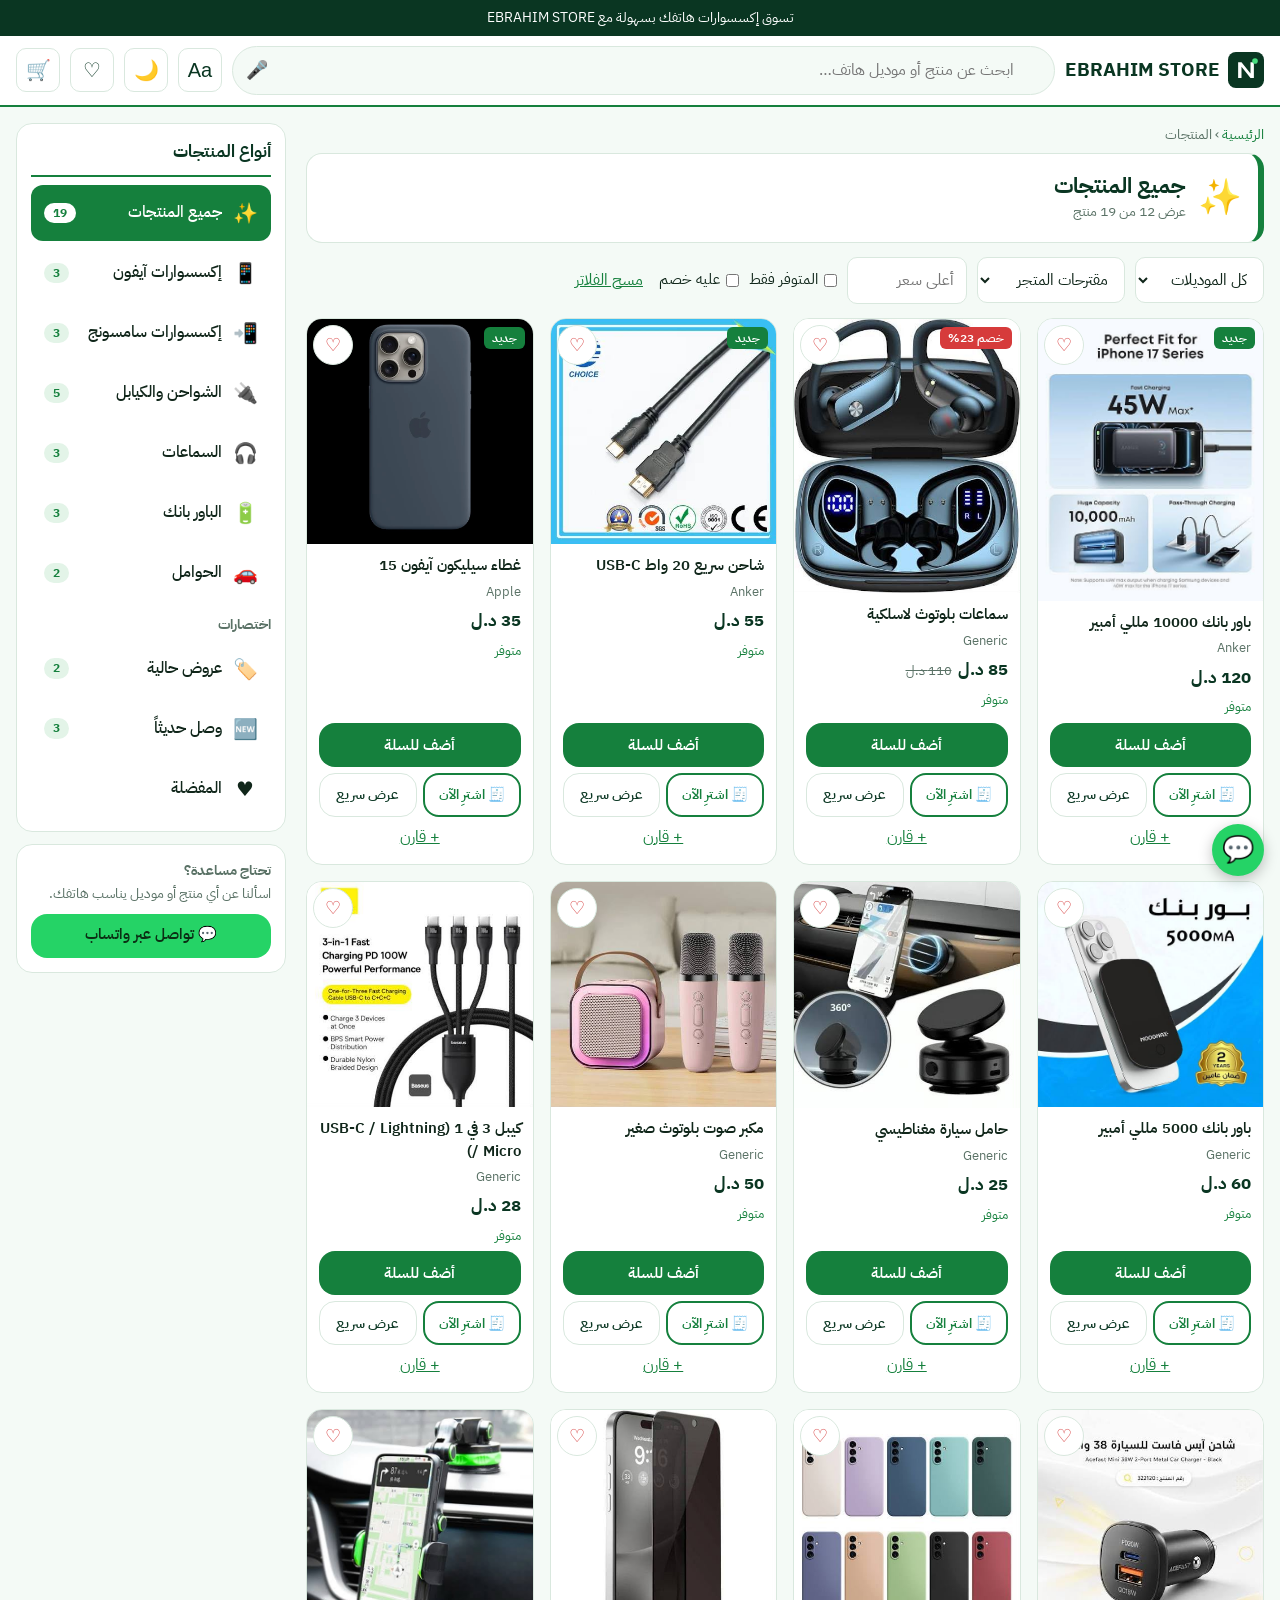
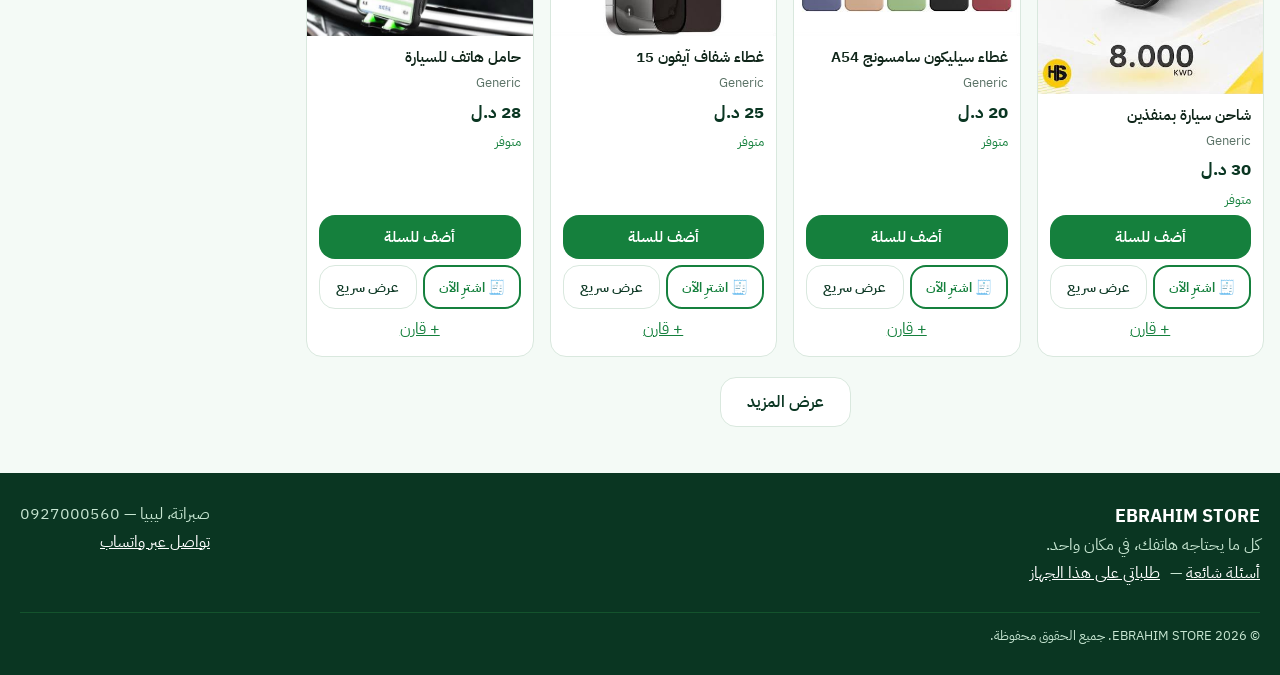
<file: category.html>
<!DOCTYPE html>
<!--
  category.html — [جديد] صفحة المنتجات: تعرض نوعاً واحداً فقط حسب الرابط
    category.html?cat=iphone      → إكسسوارات آيفون
    category.html                 → جميع المنتجات
    category.html?q=شاحن          → نتائج البحث
    category.html?brand=Anker     → منتجات علامة
    category.html?view=deals      → العروض  (new = وصل حديثاً، fav = المفضلة)
  المنطق في js/category.js
-->
<html lang="ar" dir="rtl">
<head>
<meta charset="utf-8">
<meta name="viewport" content="width=device-width,initial-scale=1">
<meta name="theme-color" content="#0A3622">
<!-- [كما كان] يطبّق الوضع الليلي/النهاري المحفوظ قبل رسم الصفحة لتجنب الوميض -->
<script>(function(){var t;try{t=JSON.parse(localStorage.getItem("nova_theme"))}catch(e){}if(!t)t=matchMedia("(prefers-color-scheme:dark)").matches?"dark":"light";document.documentElement.dataset.theme=t})()</script>
<link rel="manifest" href="manifest.webmanifest">
<link rel="icon" href="images/icon.svg" type="image/svg+xml">
<link rel="preconnect" href="https://fonts.googleapis.com">
<link rel="preconnect" href="https://fonts.gstatic.com" crossorigin>
<link href="https://fonts.googleapis.com/css2?family=IBM+Plex+Sans+Arabic:wght@400;500;700&display=swap" rel="stylesheet">
<link rel="stylesheet" href="css/style.css">
<title>المنتجات | EBRAHIM STORE</title>
</head>
<body data-page="category">

<div id="shellTop"></div>

<div class="layout">
  <aside class="side" id="side"></aside>

  <main class="content" id="shop">
    <!-- مسار التنقل + عنوان الصفحة (يتغير حسب النوع) -->
    <nav class="crumbs" id="crumbs" aria-label="مسار التنقل"></nav>
    <div class="phead"><span class="pic" id="pIcon" aria-hidden="true">✨</span><div><h1 class="ltitle" id="listTitle">جميع المنتجات</h1><p class="count" id="count" aria-live="polite"></p></div></div>

    <!-- [كما كان] أدوات الفلترة: الموديل، الترتيب، أعلى سعر، المتوفر، الخصم، المتوافق مع هاتفي -->
    <div class="tools">
      <select id="model" aria-label="موديل الهاتف"><option value="">كل الموديلات</option></select>
      <select id="sort" aria-label="الترتيب">
        <option value="rec">مقترحات المتجر</option>
        <option value="new">الأحدث</option>
        <option value="asc">السعر: الأقل أولاً</option>
        <option value="desc">السعر: الأعلى أولاً</option>
      </select>
      <input id="maxPrice" type="number" min="0" inputmode="numeric" placeholder="أعلى سعر">
      <label class="check"><input type="checkbox" id="onlyStock"> المتوفر فقط</label>
      <label class="check"><input type="checkbox" id="onlyDeal"> عليه خصم</label>
      <label class="check" id="mineLbl" hidden><input type="checkbox" id="onlyMine"> المتوافق مع هاتفي</label>
      <button class="link" id="reset">مسح الفلاتر</button>
    </div>

    <button class="link" id="favShare" hidden>أرسل مفضلتي عبر واتساب</button>
    <div class="grid" id="grid"></div>
    <button class="btn ghost more" id="more" hidden>عرض المزيد</button>
    <div class="empty" id="empty" hidden>
      <p id="emptyMsg">لا توجد منتجات تطابق بحثك.</p>
      <button class="btn" id="reset2">مسح الفلاتر وعرض كل المنتجات</button>
    </div>
    <section id="recent" hidden><h2>شاهدتها مؤخراً</h2><div class="grid" id="recentGrid"></div></section>
  </main>
</div>

<footer id="siteFoot"></footer>

<script src="js/config.js"></script>
<script src="js/app.js"></script>
<script src="js/category.js"></script>
</body>
</html>
</file>
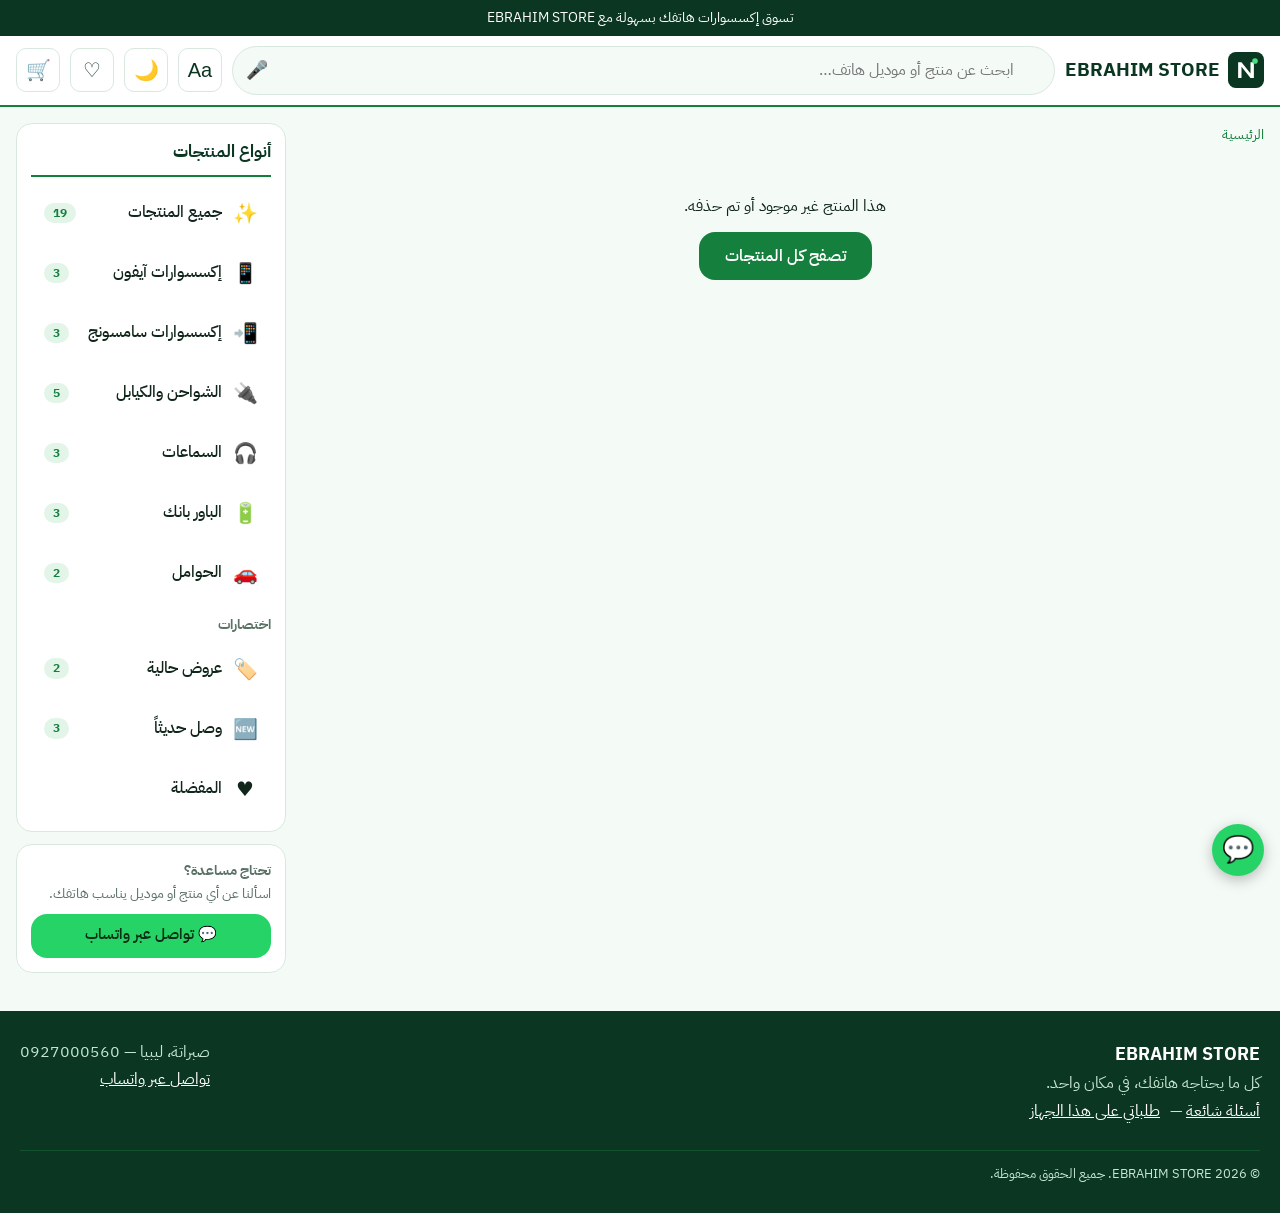
<file: product.html>
<!DOCTYPE html>
<!--
  product.html — [جديد] صفحة المنتج الكاملة: product.html?id=3
  فيها: معرض الصور، السعر، الكمية، أضف للسلة، اشترِ الآن (فاتورة)، المفضلة، مشاركة، منتجات مشابهة
  المنطق في js/product.js
-->
<html lang="ar" dir="rtl">
<head>
<meta charset="utf-8">
<meta name="viewport" content="width=device-width,initial-scale=1">
<meta name="theme-color" content="#0A3622">
<!-- [كما كان] يطبّق الوضع الليلي/النهاري المحفوظ قبل رسم الصفحة لتجنب الوميض -->
<script>(function(){var t;try{t=JSON.parse(localStorage.getItem("nova_theme"))}catch(e){}if(!t)t=matchMedia("(prefers-color-scheme:dark)").matches?"dark":"light";document.documentElement.dataset.theme=t})()</script>
<link rel="manifest" href="manifest.webmanifest">
<link rel="icon" href="images/icon.svg" type="image/svg+xml">
<link rel="preconnect" href="https://fonts.googleapis.com">
<link rel="preconnect" href="https://fonts.gstatic.com" crossorigin>
<link href="https://fonts.googleapis.com/css2?family=IBM+Plex+Sans+Arabic:wght@400;500;700&display=swap" rel="stylesheet">
<link rel="stylesheet" href="css/style.css">
<title>المنتج | EBRAHIM STORE</title>
</head>
<body data-page="product">

<div id="shellTop"></div>

<div class="layout">
  <aside class="side" id="side"></aside>

  <main class="content">
    <nav class="crumbs" id="crumbs" aria-label="مسار التنقل"></nav>
    <div id="pv"></div>
    <section class="pv-sec" id="simSec" hidden><h2>منتجات مشابهة</h2><div class="grid" id="simGrid"></div></section>
    <section class="pv-sec" id="recent" hidden><h2>شاهدتها مؤخراً</h2><div class="grid" id="recentGrid"></div></section>
  </main>
</div>

<footer id="siteFoot"></footer>

<script src="js/config.js"></script>
<script src="js/app.js"></script>
<script src="js/product.js"></script>
</body>
</html>
</file>
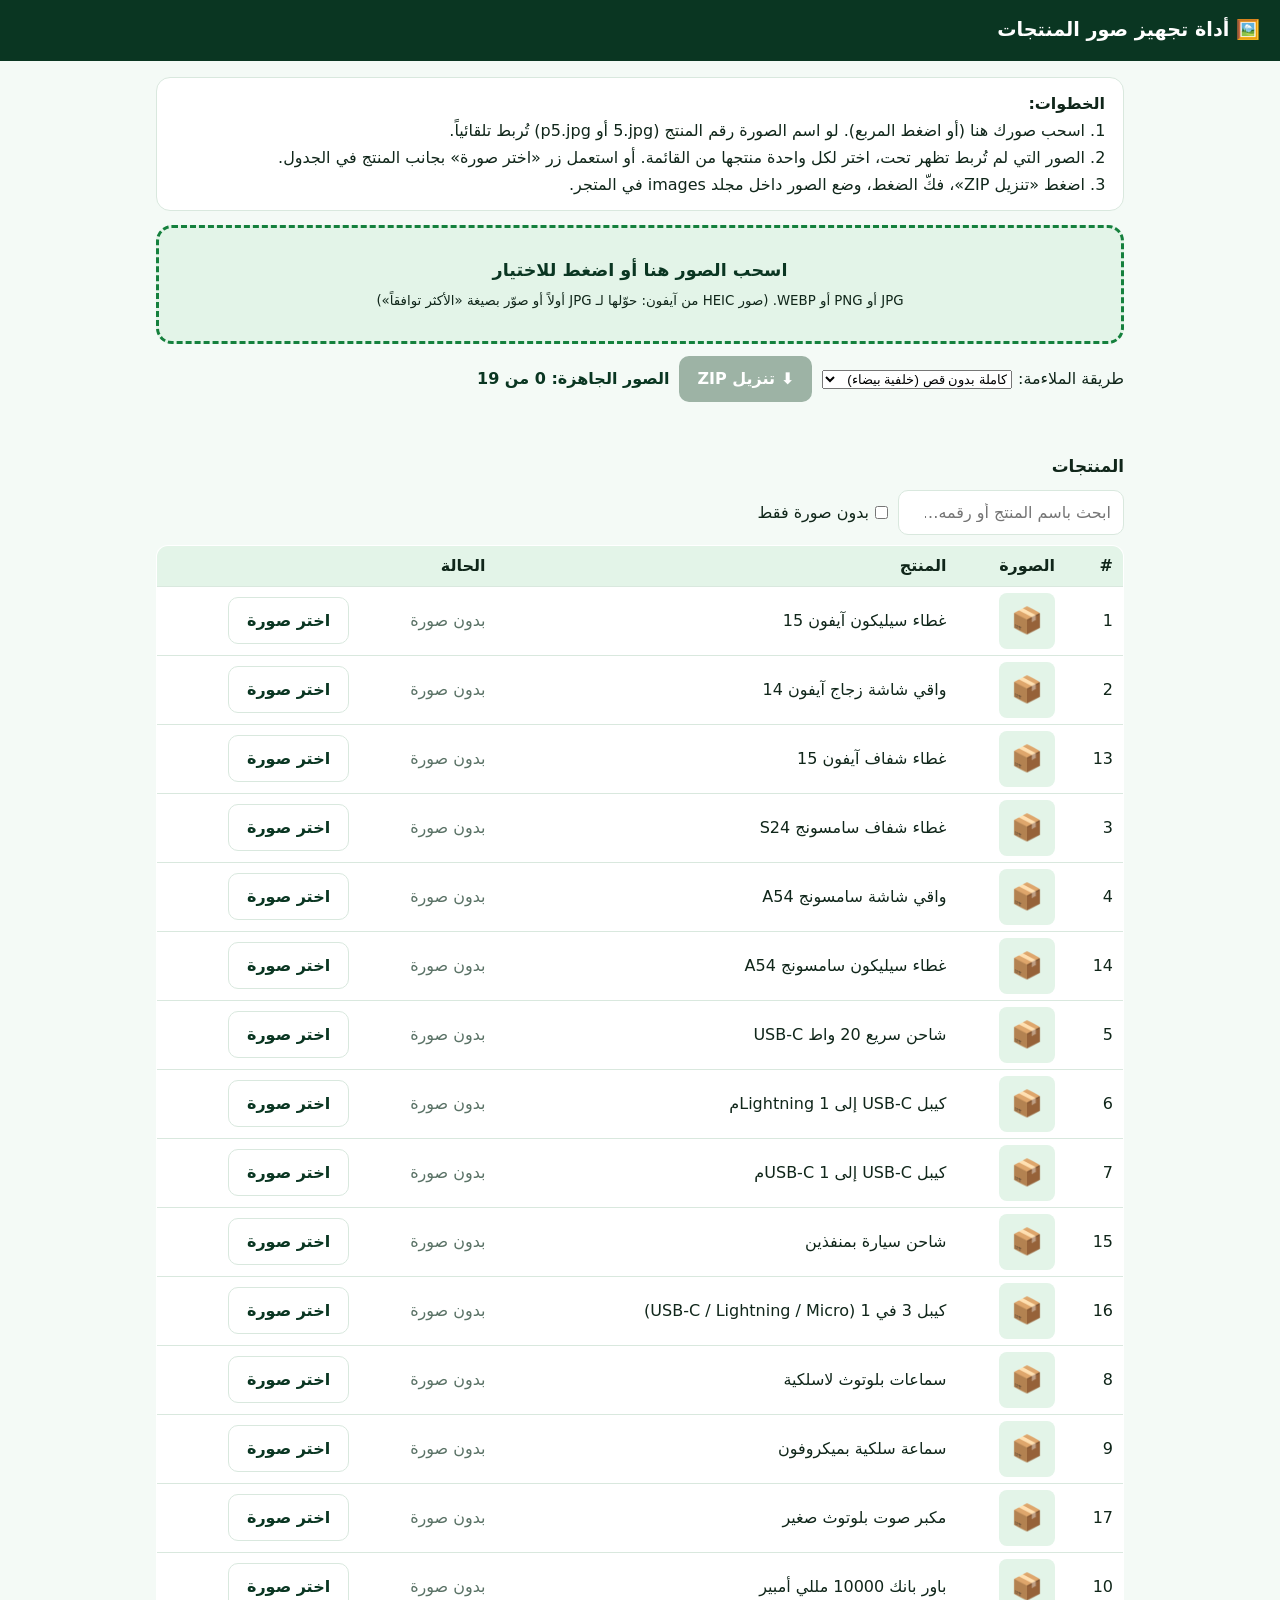
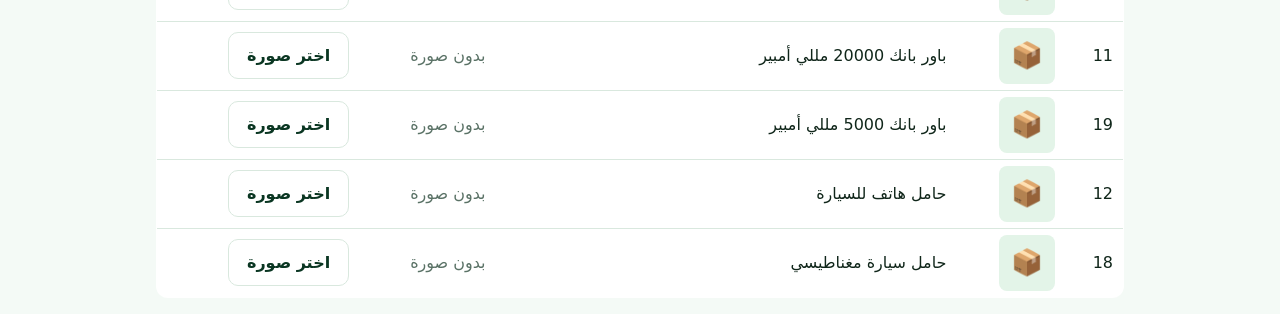
<file: tools/images.html>
<!DOCTYPE html>
<!--
  tools/images.html — [جديد] أداة تجهيز صور المنتجات (تعمل على جهازك فقط، لا ترفع شيئاً لأي مكان)
  الاستعمال: افتح هذا الملف بالمتصفح (دبل كليك) ← اسحب صورك ← اربط كل صورة بمنتجها ← «تنزيل ZIP»
             ← فكّ الضغط وضع الصور داخل مجلد images/ في المتجر ← ارفع المتجر.
  ماذا تفعل الأداة لكل صورة: تجعلها مربعة 800×800 بخلفية بيضاء (بدون قص المنتج)، وتضغطها
  تحت 150KB، وتسمّيها p{رقم المنتج}.jpg كما يتوقع المتجر.
  هذه الصفحة لا تُنشر مع المتجر (مستثناة في firebase.json).
-->
<html lang="ar" dir="rtl">
<head>
<meta charset="utf-8">
<meta name="viewport" content="width=device-width,initial-scale=1">
<title>أداة صور المنتجات | EBRAHIM STORE</title>
<style>
  /* ألوان الأداة (أخضر وأبيض مثل المتجر) */
  :root{--g:#15803D;--gd:#0A3622;--soft:#E3F4E8;--bg:#F4FAF6;--line:#D9E8DE;--err:#D63B3B;--muted:#5A7266}
  *{box-sizing:border-box;margin:0}
  body{font-family:system-ui,"Segoe UI",Tahoma,sans-serif;background:var(--bg);color:#10261A;line-height:1.7}
  header{background:var(--gd);color:#fff;padding:14px 20px}
  header h1{font-size:1.2rem}
  main{max-width:1000px;margin:0 auto;padding:16px}
  .steps{background:#fff;border:1px solid var(--line);border-radius:14px;padding:12px 18px;margin-bottom:14px}
  .steps ol{padding-inline-start:20px}
  #drop{border:3px dashed var(--g);background:var(--soft);border-radius:16px;padding:28px;text-align:center;cursor:pointer;margin-bottom:12px}
  #drop.over{background:#c9ecd4}
  #drop b{font-size:1.1rem;color:var(--gd)}
  .bar{display:flex;flex-wrap:wrap;gap:10px;align-items:center;margin:10px 0}
  .bar label{display:flex;gap:6px;align-items:center}
  button,.btn{background:var(--g);color:#fff;border:0;border-radius:10px;padding:9px 18px;font:inherit;font-weight:600;cursor:pointer}
  button.ghost{background:#fff;color:var(--gd);border:1px solid var(--line)}
  button[disabled]{background:#9DB3A5;cursor:not-allowed}
  #sum{font-weight:700;color:var(--gd)}
  h2{font-size:1.05rem;margin:16px 0 8px}
  #tray{display:flex;flex-wrap:wrap;gap:10px}
  .tcard{background:#fff;border:1px solid var(--line);border-radius:12px;padding:8px;width:170px;display:grid;gap:6px}
  .tcard img{width:100%;aspect-ratio:1;object-fit:contain;background:#fff;border-radius:8px;border:1px solid var(--line)}
  .tcard select{width:100%;padding:6px;border-radius:8px;border:1px solid var(--line);font:inherit}
  table{width:100%;border-collapse:collapse;background:#fff;border:1px solid var(--line);border-radius:12px;overflow:hidden}
  th,td{padding:6px 10px;border-bottom:1px solid var(--line);text-align:start;vertical-align:middle}
  th{background:var(--soft)}
  td.th img{width:56px;height:56px;object-fit:contain;border:1px solid var(--line);border-radius:8px;background:#fff}
  td.th span{display:inline-grid;place-items:center;width:56px;height:56px;font-size:1.6rem;background:var(--soft);border-radius:8px}
  .ok{color:var(--g);font-weight:700}.no{color:var(--muted)}
  .msg{color:var(--err);margin:6px 0;min-height:1.5em}
  input[type=search]{padding:8px 12px;border:1px solid var(--line);border-radius:10px;font:inherit;min-width:220px}
</style>
</head>
<body>
<header><h1>🖼️ أداة تجهيز صور المنتجات</h1></header>
<main>
  <div class="steps"><b>الخطوات:</b>
    <ol>
      <li>اسحب صورك هنا (أو اضغط المربع). لو اسم الصورة رقم المنتج (<bdi>5.jpg</bdi> أو <bdi>p5.jpg</bdi>) تُربط تلقائياً.</li>
      <li>الصور التي لم تُربط تظهر تحت، اختر لكل واحدة منتجها من القائمة. أو استعمل زر «اختر صورة» بجانب المنتج في الجدول.</li>
      <li>اضغط «تنزيل ZIP»، فكّ الضغط، وضع الصور داخل مجلد <bdi>images</bdi> في المتجر.</li>
    </ol>
  </div>

  <div id="drop"><b>اسحب الصور هنا أو اضغط للاختيار</b><br><small>JPG أو PNG أو WEBP. (صور HEIC من آيفون: حوّلها لـ JPG أولاً أو صوّر بصيغة «الأكثر توافقاً»)</small>
    <input id="file" type="file" accept="image/*" multiple hidden></div>

  <div class="bar">
    <label>طريقة الملاءمة:
      <select id="fit"><option value="contain">كاملة بدون قص (خلفية بيضاء)</option><option value="cover">تعبئة المربع (قد تُقص الأطراف)</option></select></label>
    <button id="zip" disabled>⬇️ تنزيل ZIP</button>
    <span id="sum"></span>
  </div>
  <p class="msg" id="msg" role="alert"></p>

  <div id="trayWrap" hidden><h2>صور تحتاج ربطاً بمنتج</h2><div id="tray"></div></div>

  <h2>المنتجات</h2>
  <div class="bar"><input id="find" type="search" placeholder="ابحث باسم المنتج أو رقمه…"><label><input type="checkbox" id="onlyMissing"> بدون صورة فقط</label></div>
  <table><thead><tr><th>#</th><th>الصورة</th><th>المنتج</th><th>الحالة</th><th></th></tr></thead><tbody id="rows"></tbody></table>
</main>

<script src="../js/config.js"></script>
<script>
/* ┌──────────────────────────────────────────────────────────
   │ منطق الأداة — كله يعمل داخل متصفحك (لا يرسل الصور لأحد)
   └────────────────────────────────────────────────────────── */
const P = window.STORE_CONFIG.products;
const $ = s => document.querySelector(s);
const esc = s => String(s).replace(/[&<>"']/g, c => ({'&':'&amp;','<':'&lt;','>':'&gt;','"':'&quot;',"'":'&#39;'}[c]));
const SIZE = 800, MAX_KB = 150;
const done = new Map();      // id -> {blob, url, kb}
let pending = [];            // صور لم تُربط بعد: {blob,url,kb,name}

/* تحويل صورة لمربع JPG مضغوط */
async function toJpeg(file) {
  const bmp = await createImageBitmap(file);
  const c = document.createElement('canvas'); c.width = c.height = SIZE;
  const x = c.getContext('2d'); x.fillStyle = '#fff'; x.fillRect(0, 0, SIZE, SIZE);
  const k = $('#fit').value === 'cover' ? Math.max(SIZE / bmp.width, SIZE / bmp.height) : Math.min(SIZE / bmp.width, SIZE / bmp.height);
  const w = bmp.width * k, h = bmp.height * k;
  x.drawImage(bmp, (SIZE - w) / 2, (SIZE - h) / 2, w, h);
  let blob;
  for (const q of [.88, .8, .7, .6, .5, .4]) {
    blob = await new Promise(r => c.toBlob(r, 'image/jpeg', q));
    if (blob.size <= MAX_KB * 1024) break;
  }
  return { blob, url: URL.createObjectURL(blob), kb: Math.round(blob.size / 1024) };
}

/* استقبال الملفات */
async function handle(files, forceId) {
  $('#msg').textContent = '';
  for (const f of files) {
    if (!f.type.startsWith('image/')) continue;
    let r;
    try { r = await toJpeg(f); }
    catch { $('#msg').textContent = `تعذّر قراءة «${f.name}». إن كانت HEIC فحوّلها إلى JPG أولاً.`; continue; }
    const m = f.name.match(/^p?(\d{1,3})(?:\D.*)?\.\w+$/i);
    const id = forceId || (m && P.some(p => p.id === +m[1]) ? +m[1] : 0);
    if (id) assign(id, r); else pending.push({ ...r, name: f.name });
  }
  paint();
}
function assign(id, r) { const old = done.get(id); if (old) URL.revokeObjectURL(old.url); done.set(id, r); }

/* رسم الواجهة */
function paint() {
  $('#trayWrap').hidden = !pending.length;
  $('#tray').innerHTML = pending.map((t, i) => `<div class="tcard"><img src="${t.url}" alt=""><small>${esc(t.name)} — ${t.kb}KB</small>
    <select data-i="${i}"><option value="">اختر المنتج…</option>${P.filter(p => !done.has(p.id)).map(p => `<option value="${p.id}">#${p.id} ${esc(p.name)}</option>`).join('')}</select>
    <button class="ghost" data-rm="${i}">حذف</button></div>`).join('');
  const q = $('#find').value.trim().toLowerCase(), miss = $('#onlyMissing').checked;
  $('#rows').innerHTML = P.filter(p => (!q || String(p.id) === q || p.name.toLowerCase().includes(q)) && (!miss || !done.has(p.id))).map(p => {
    const d = done.get(p.id);
    return `<tr><td>${p.id}</td><td class="th">${d ? `<img src="${d.url}" alt="">` : `<span>${p.emoji || '📦'}</span>`}</td><td>${esc(p.name)}</td>
      <td>${d ? `<span class="ok">✓ جاهزة (${d.kb}KB)</span>` : '<span class="no">بدون صورة</span>'}</td>
      <td><button class="ghost" data-pick="${p.id}">${d ? 'تغيير' : 'اختر صورة'}</button>${d ? ` <button class="ghost" data-del="${p.id}">حذف</button>` : ''}</td></tr>`;
  }).join('');
  $('#sum').textContent = `الصور الجاهزة: ${done.size} من ${P.length}`;
  $('#zip').disabled = !done.size;
}

/* الأحداث */
const file = $('#file'), drop = $('#drop');
drop.onclick = () => { file.dataset.id = ''; file.click(); };
file.onchange = async () => { await handle([...file.files], +file.dataset.id || 0); file.value = ''; };
['dragover', 'dragenter'].forEach(e => drop.addEventListener(e, ev => { ev.preventDefault(); drop.classList.add('over'); }));
['dragleave', 'drop'].forEach(e => drop.addEventListener(e, ev => { ev.preventDefault(); drop.classList.remove('over'); }));
drop.addEventListener('drop', ev => handle([...ev.dataTransfer.files]));
$('#tray').onchange = e => {
  const i = +e.target.dataset.i, id = +e.target.value; if (!id) return;
  const [t] = pending.splice(i, 1); assign(id, t); paint();
};
$('#tray').onclick = e => { const i = e.target.dataset.rm; if (i !== undefined) { pending.splice(+i, 1); paint(); } };
$('#rows').onclick = e => {
  const pk = e.target.dataset.pick, dl = e.target.dataset.del;
  if (pk) { file.dataset.id = pk; file.multiple = false; file.click(); file.multiple = true; }
  if (dl) { URL.revokeObjectURL(done.get(+dl).url); done.delete(+dl); paint(); }
};
$('#find').oninput = $('#onlyMissing').onchange = paint;

/* ┌──────────────────────────────────────────────────────────
   │ إنشاء ملف ZIP بدون مكتبات (تخزين بدون ضغط لأن JPG مضغوط أصلاً)
   └────────────────────────────────────────────────────────── */
const crcT = (() => { const t = []; for (let n = 0; n < 256; n++) { let c = n; for (let k = 0; k < 8; k++) c = c & 1 ? 0xEDB88320 ^ (c >>> 1) : c >>> 1; t[n] = c >>> 0; } return t; })();
const crc32 = u8 => { let c = 0xFFFFFFFF; for (let i = 0; i < u8.length; i++) c = crcT[(c ^ u8[i]) & 255] ^ (c >>> 8); return (c ^ 0xFFFFFFFF) >>> 0; };
async function makeZip(entries) {          // entries: [{name, data:Uint8Array}]
  const enc = new TextEncoder(), parts = [], central = []; let off = 0;
  const now = new Date(), dt = ((now.getFullYear() - 1980) << 9 | (now.getMonth() + 1) << 5 | now.getDate()), tm = (now.getHours() << 11 | now.getMinutes() << 5 | now.getSeconds() >> 1);
  for (const { name, data } of entries) {
    const nb = enc.encode(name), crc = crc32(data);
    const lh = new DataView(new ArrayBuffer(30));
    lh.setUint32(0, 0x04034b50, true); lh.setUint16(4, 20, true); lh.setUint16(6, 0x0800, true); lh.setUint16(8, 0, true);
    lh.setUint16(10, tm, true); lh.setUint16(12, dt, true); lh.setUint32(14, crc, true); lh.setUint32(18, data.length, true); lh.setUint32(22, data.length, true); lh.setUint16(26, nb.length, true); lh.setUint16(28, 0, true);
    parts.push(lh.buffer, nb, data);
    const ch = new DataView(new ArrayBuffer(46));
    ch.setUint32(0, 0x02014b50, true); ch.setUint16(4, 20, true); ch.setUint16(6, 20, true); ch.setUint16(8, 0x0800, true); ch.setUint16(10, 0, true);
    ch.setUint16(12, tm, true); ch.setUint16(14, dt, true); ch.setUint32(16, crc, true); ch.setUint32(20, data.length, true); ch.setUint32(24, data.length, true); ch.setUint16(28, nb.length, true);
    ch.setUint32(42, off, true); central.push(ch.buffer, nb);
    off += 30 + nb.length + data.length;
  }
  const csize = central.reduce((s, b) => s + b.byteLength, 0), end = new DataView(new ArrayBuffer(22));
  end.setUint32(0, 0x06054b50, true); end.setUint16(8, entries.length, true); end.setUint16(10, entries.length, true); end.setUint32(12, csize, true); end.setUint32(16, off, true);
  return new Blob([...parts, ...central, end.buffer], { type: 'application/zip' });
}
$('#zip').onclick = async () => {
  const entries = [];
  for (const [id, d] of [...done].sort((a, b) => a[0] - b[0])) entries.push({ name: `images/p${id}.jpg`, data: new Uint8Array(await d.blob.arrayBuffer()) });
  const a = document.createElement('a'); a.href = URL.createObjectURL(await makeZip(entries)); a.download = 'product-images.zip'; a.click();
};
paint();
</script>
</body>
</html>
</file>
<file: css/style.css>
/* =====================================================================
   style.css — تصميم المتجر (أخضر وأبيض)

   دليل الرموز:  [كما كان] = موجود من قبل | [معدّل] = غيّرته | [جديد] = أضفته
   لتغيير ألوان المتجر كلها: عدّل القسم (1) فقط. كل لون في الموقع يأخذ من هناك.
   الأقسام:
     1) الألوان   2) الأساسيات   3) الشريط العلوي والترويسة   4) الأزرار
     5) هيكل الصفحة والقائمة الجانبية   6) الواجهة الرئيسية (hero) والبلاطات
     7) الأقسام والعلامات والأدلة   8) بطاقة المنتج والشبكة   9) أدوات الفلترة وعنوان الصفحة
    10) صفحة المنتج   11) السلة والنماذج   12) العرض السريع والمقارنة
    13) الفاتورة   14) البحث والإشعارات والتنقل السفلي   15) التذييل   16) الوضع الليلي
    17) الطباعة   18) الشاشات الصغيرة
   ===================================================================== */


/* ┌──────────────────────────────────────────────────────────────────
   │ (1) الألوان
   │ [معدّل] كان الأزرق/التيل، صار أخضر وأبيض. غيّرت أسماء المتغيرات:
   │   --blue  → --primary   |   --navy → --deep
   │ --primary      : اللون الأخضر الأساسي للأزرار والشارات
   │ --primary-dark : لون الزر عند تمرير الماوس
   │ --deep         : الأخضر الغامق (الشريط العلوي، البطل، التذييل)
   │ --soft         : أخضر فاتح جداً للخلفيات الناعمة
   │ --link         : لون الروابط والتركيز
   └────────────────────────────────────────────────────────────────── */
:root{
  --primary:#15803D;
  --primary-dark:#166534;
  --deep:#0A3622;
  --soft:#E3F4E8;
  --link:#15803D;
  --ink:#0A3622;
  --bg:#F4FAF6;
  --card:#FFFFFF;
  --text:#10261A;
  --muted:#5A7266;
  --line:#D9E8DE;
  --ok:#15803D;
  --warn:#F5B316;
  --err:#D63B3B;
  --r:16px;
  --side-w:270px;               /* [جديد] عرض القائمة الجانبية */
}


/* ┌──────────────────────────────────────────────────────────────────
   │ (2) الأساسيات — [كما كان]
   └────────────────────────────────────────────────────────────────── */
*{box-sizing:border-box;margin:0}
[hidden]{display:none!important}
html{scroll-behavior:smooth;font-size:100%}
body{font-family:'IBM Plex Sans Arabic',system-ui,sans-serif;background:var(--bg);color:var(--text);line-height:1.7;font-size:1rem}
img{max-width:100%}
a{color:var(--link)}
:focus-visible{outline:3px solid var(--link);outline-offset:2px}
.sr{position:absolute;width:1px;height:1px;overflow:hidden;clip:rect(0 0 0 0)}
input,select,textarea{color:var(--text);background:var(--card)}
.empty{text-align:center;padding:40px 0}.empty p{margin-bottom:12px}
.note{font-size:0.8125rem;color:var(--muted)}
.err{color:var(--err);font-size:0.8125rem;min-height:18px}


/* ┌──────────────────────────────────────────────────────────────────
   │ (3) الشريط العلوي والترويسة — [معدّل] الألوان فقط
   └────────────────────────────────────────────────────────────────── */
.topbar{background:var(--deep);color:#fff;text-align:center;font-size:0.875rem;padding:6px 12px}
.head{position:sticky;top:0;z-index:20;background:var(--card);border-bottom:2px solid var(--primary);display:flex;align-items:center;gap:10px;padding:10px 16px}
.logo{display:flex;align-items:center;gap:8px;text-decoration:none;color:var(--ink);font-weight:800;font-size:1.1875rem;white-space:nowrap}
.search{position:relative;flex:1;min-width:0}
.search input{width:100%;padding:10px 40px 10px 14px;border:1px solid var(--line);border-radius:999px;font:inherit;background:var(--bg)}
.icon-btn{position:relative;background:none;border:1px solid var(--line);border-radius:10px;width:44px;height:44px;font-size:1.25rem;cursor:pointer;color:var(--ink);text-decoration:none;display:inline-grid;place-items:center}
.icon-btn b{position:absolute;top:-6px;inset-inline-start:-6px;background:var(--primary);color:#fff;border-radius:999px;font-size:0.75rem;min-width:20px;height:20px;line-height:20px;text-align:center}
.icon-btn[aria-pressed=true]{background:var(--deep);color:#fff}


/* ┌──────────────────────────────────────────────────────────────────
   │ (4) الأزرار — [كما كان] + [جديد] زر «اشترِ الآن» (.buy)
   └────────────────────────────────────────────────────────────────── */
.btn{display:inline-block;background:var(--primary);color:#fff;border:0;border-radius:var(--r);padding:12px 26px;font:600 16px 'IBM Plex Sans Arabic',sans-serif;text-decoration:none;cursor:pointer;min-height:44px;text-align:center}
.btn:hover{background:var(--primary-dark)}
.btn.ghost{background:var(--card);color:var(--ink);border:1px solid var(--line)}
.btn.ghost:hover{background:var(--soft)}
.btn[disabled]{background:#9DB3A5;color:#fff;cursor:not-allowed}
.btn.ghost[disabled]{background:var(--card);color:var(--muted)}
.btn.buy{background:var(--card);color:var(--primary);border:2px solid var(--primary)}   /* [جديد] */
.btn.buy:hover{background:var(--primary);color:#fff}
.btn.big{padding:14px 30px;font-size:1.0625rem}
.link{background:none;border:0;color:var(--link);font:inherit;cursor:pointer;text-decoration:underline}


/* ┌──────────────────────────────────────────────────────────────────
   │ (5) هيكل الصفحة والقائمة الجانبية — [جديد] كله
   │ .layout = عمودان: المحتوى + القائمة الجانبية (أنواع المنتجات).
   │ بما أن الموقع RTL فالعمود الأول يقع يميناً، لذلك ترتيب
   │ "content side" يضع القائمة على اليسار كما طلبت.
   │ لنقل القائمة لليمين: غيّر grid-template-areas إلى "side content"
   │ وغيّر grid-template-columns إلى var(--side-w) minmax(0,1fr)
   └────────────────────────────────────────────────────────────────── */
.layout{display:grid;grid-template-columns:minmax(0,1fr) var(--side-w);grid-template-areas:"content side";gap:20px;max-width:1360px;margin:0 auto;padding:16px}
.content{grid-area:content;min-width:0}
.side{grid-area:side;align-self:start;position:sticky;top:82px}
.side-box{background:var(--card);border:1px solid var(--line);border-radius:var(--r);padding:14px;margin-bottom:12px}
.side-box h2{font-size:1.0625rem;color:var(--ink);margin-bottom:8px;padding-bottom:8px;border-bottom:2px solid var(--primary)}
.side-box h3{font-size:0.875rem;color:var(--muted);margin:12px 0 4px}
.side-list{display:flex;flex-direction:column;gap:4px}
.side-link{display:flex;align-items:center;gap:10px;padding:10px 12px;border-radius:12px;text-decoration:none;color:var(--text);font-weight:500;border:1px solid transparent}
.side-link .ic{font-size:1.25rem;width:26px;text-align:center}
.side-link small{margin-inline-start:auto;background:var(--soft);color:var(--primary);border-radius:999px;padding:0 9px;font-size:0.75rem;font-weight:700}
.side-link:hover{background:var(--soft)}
.side-link[aria-current=page]{background:var(--primary);color:#fff}
.side-link[aria-current=page] small{background:#fff;color:var(--primary)}
.side-help{font-size:0.875rem;color:var(--muted)}
.side-help .btn{margin-top:8px;width:100%;padding:9px 12px;font-size:0.9375rem;background:#25D366;color:#0B2E14}


/* ┌──────────────────────────────────────────────────────────────────
   │ (6) الواجهة الرئيسية (hero) والبلاطات — [معدّل] ألوان خضراء
   │ ألوان البلاطات الأربع تتحكم بها --c1 و --c2 داخل index.html
   └────────────────────────────────────────────────────────────────── */
.hero2{display:grid;grid-template-columns:1.05fr 1fr;gap:14px;padding:0 0 6px}
.hero-text{background:linear-gradient(135deg,var(--deep),#14532D);color:#fff;border-radius:22px;padding:30px 26px;display:flex;flex-direction:column;justify-content:center}
.hero-text h1{font-size:clamp(1.6rem,3.6vw,2.4rem);line-height:1.35;font-weight:700;margin-bottom:10px}
.hero-text p{color:#C7E6D2;margin-bottom:16px;max-width:460px}
.hero-text .finder{margin:0 0 16px;max-width:none;justify-content:flex-start}
.hero-text .btn{align-self:flex-start;background:#fff;color:var(--deep)}      /* [معدّل] كان أصفر، صار أبيض */
.hero-text .btn:hover{background:var(--soft)}
.finder{display:flex;flex-wrap:wrap;gap:8px;align-items:center;margin:0 auto 18px;background:rgba(255,255,255,.1);border:1px solid rgba(255,255,255,.25);border-radius:14px;padding:10px 14px}
.finder label{font-weight:600}
.finder select{padding:9px 12px;border-radius:10px;border:0;font:inherit;min-width:190px;background:#fff;color:#111827}
#finderMsg{width:100%;font-size:0.875rem;color:#C7E6D2}
.bento{display:grid;grid-template-columns:1fr 1fr;gap:12px}
.tile{position:relative;display:flex;flex-direction:column;justify-content:flex-end;min-height:150px;border-radius:18px;padding:14px;color:#fff;text-decoration:none;overflow:hidden;background:var(--img,none) center/cover no-repeat,linear-gradient(135deg,var(--c1),var(--c2))}
.tile::after{content:"";position:absolute;inset:0;background:linear-gradient(transparent 45%,rgba(0,0,0,.55))}
.tile>*{position:relative;z-index:1}
.tile .em{position:absolute;top:10px;inset-inline-end:12px;font-size:1.9rem}
.tile b{font-size:1.1rem}.tile small{opacity:.9}
.tile:hover{filter:brightness(1.1)}


/* ┌──────────────────────────────────────────────────────────────────
   │ (7) الأقسام والعلامات التجارية وبطاقات الميزات والأدلة — [كما كان]
   │ [معدّل] أزلت max-width لأن الحاوية الآن هي .layout
   └────────────────────────────────────────────────────────────────── */
.band{padding:14px 0}
.band h2,.faq h2{font-size:1.2rem;margin-bottom:10px;color:var(--ink)}
.band h2::before{content:"";display:inline-block;width:6px;height:1.1em;background:var(--primary);border-radius:3px;margin-inline-end:8px;vertical-align:-3px}  /* [جديد] شريط أخضر قبل العناوين */
.brands{display:flex;flex-wrap:wrap;gap:10px}
.brand-btn{display:inline-block;border:1px solid var(--line);background:var(--card);color:var(--text);border-radius:14px;padding:12px 20px;font:inherit;font-weight:500;cursor:pointer;min-height:48px;text-decoration:none}
.brand-btn:hover{border-color:var(--primary);background:var(--soft)}
.brand-btn small{color:var(--muted);margin-inline-start:6px}
.brand-btn[aria-pressed=true]{background:var(--deep);color:#fff;border-color:var(--deep)}
.vp{display:grid;grid-template-columns:repeat(3,1fr);gap:12px}
.vp div{background:var(--card);border:1px solid var(--line);border-radius:var(--r);padding:16px}
.vp span{font-size:1.8rem}.vp b{display:block;margin:4px 0}.vp p{color:var(--muted);font-size:.92rem}
.band details,.faq details{background:var(--card);border:1px solid var(--line);border-radius:12px;padding:10px 14px;margin-bottom:8px}
.band summary,.faq summary{cursor:pointer;font-weight:600}
.band details p,.faq p{margin-top:6px;color:var(--muted)}
.faq{padding:8px 0 24px}
.rev{flex:0 0 250px;background:var(--card);border:1px solid var(--line);border-radius:12px;padding:12px 14px}.rev p{color:var(--muted);margin-top:4px}
.strip{display:flex;gap:12px;overflow-x:auto;padding-bottom:8px}
.strip .card{flex:0 0 190px}
.more{display:block;margin:20px auto}
.more-wrap{text-align:center;margin-top:14px}


/* ┌──────────────────────────────────────────────────────────────────
   │ (8) بطاقة المنتج والشبكة
   │ [معدّل] صورة المنتج واسمه صارا رابطين لصفحة المنتج،
   │         وأضفت زر «اشترِ الآن» (.acts2)
   └────────────────────────────────────────────────────────────────── */
.grid{display:grid;grid-template-columns:repeat(2,1fr);gap:12px}
@media(min-width:700px){.grid{grid-template-columns:repeat(3,1fr);gap:16px}}
@media(min-width:1180px){.grid{grid-template-columns:repeat(4,1fr)}}
.card{background:var(--card);border:1px solid var(--line);border-radius:var(--r);overflow:hidden;display:flex;flex-direction:column;transition:transform .15s,box-shadow .15s}
.card:hover{transform:translateY(-3px);box-shadow:0 8px 20px rgba(10,54,34,.15);border-color:var(--primary)}
.media{position:relative;aspect-ratio:1;background:var(--soft);font-size:3.5rem}
.media-link{display:grid;place-items:center;width:100%;height:100%;text-decoration:none;color:inherit;cursor:pointer}   /* [جديد] */
.media img{width:100%;height:100%;object-fit:cover}
.badges{position:absolute;top:8px;inset-inline-start:8px;display:flex;flex-direction:column;gap:4px;pointer-events:none}
.badge{font-size:0.75rem;font-weight:600;color:#fff;border-radius:6px;padding:1px 8px}
.b-new{background:var(--primary)}.b-off{background:var(--err)}.b-out{background:#475569}.b-fit{background:var(--ok)}
.fav{position:absolute;top:6px;inset-inline-end:6px;background:var(--card);border:1px solid var(--line);border-radius:50%;width:40px;height:40px;font-size:1.125rem;cursor:pointer;color:var(--err)}
.info{padding:10px 12px 12px;display:flex;flex-direction:column;gap:4px;flex:1}
.info h3{font-size:0.9375rem;font-weight:600;line-height:1.5}
.info h3 a{color:inherit;text-decoration:none}.info h3 a:hover{color:var(--primary);text-decoration:underline}   /* [جديد] */
.brand{font-size:0.8125rem;color:var(--muted)}
.price{font-weight:800;color:var(--ink);font-size:1.0625rem}
.price s{font-weight:400;color:var(--muted);font-size:0.8125rem;margin-inline-start:6px}
.stock{font-size:0.8125rem}.in{color:var(--ok)}.low{color:#B7791F}.out{color:var(--err)}
.acts{margin-top:auto;display:grid;gap:6px}
.acts .btn{margin:0;padding:9px 12px;font-size:0.9375rem;width:100%}
.acts2{display:grid;grid-template-columns:1fr 1fr;gap:6px}         /* [جديد] صف «اشترِ الآن» + «عرض سريع» */
.acts2 .btn{padding:8px 6px;font-size:0.875rem}


/* ┌──────────────────────────────────────────────────────────────────
   │ (9) أدوات الفلترة وعنوان الصفحة (صفحة التصنيف)
   │ [معدّل] أدوات الفلترة كما كانت، و[جديد] مسار التنقل .crumbs وترويسة الصفحة .phead
   └────────────────────────────────────────────────────────────────── */
.crumbs{font-size:0.875rem;color:var(--muted);margin-bottom:6px}
.crumbs a{color:var(--link);text-decoration:none}.crumbs a:hover{text-decoration:underline}
.phead{display:flex;align-items:center;gap:12px;background:var(--card);border:1px solid var(--line);border-inline-start:6px solid var(--primary);border-radius:var(--r);padding:14px 16px;margin-bottom:10px}
.phead .pic{font-size:2.2rem}
.ltitle{font-size:1.4rem;color:var(--ink);line-height:1.3}
.count{color:var(--muted);font-size:0.875rem}
.tools{display:flex;flex-wrap:wrap;gap:10px;align-items:center;margin:14px 0}
.tools select,.tools input[type=number]{padding:9px 12px;border:1px solid var(--line);border-radius:10px;font:inherit;background:var(--card);max-width:100%}
.tools input[type=number]{width:120px}
.check{display:flex;align-items:center;gap:6px;font-size:0.9375rem}
#recent{margin-top:32px}#recent h2{font-size:1.125rem;margin-bottom:10px}
#featured{margin-bottom:14px}


/* ┌──────────────────────────────────────────────────────────────────
   │ (10) صفحة المنتج (product.html) — [جديد] كله
   └────────────────────────────────────────────────────────────────── */
.pv{display:grid;grid-template-columns:minmax(0,1fr) minmax(0,1fr);gap:24px;background:var(--card);border:1px solid var(--line);border-radius:var(--r);padding:20px}
.pv-gal .pv-main{position:relative;aspect-ratio:1;background:var(--soft);border-radius:14px;display:grid;place-items:center;font-size:7rem;overflow:hidden;cursor:zoom-in}
.pv-main img{width:100%;height:100%;object-fit:cover}
.pv-gal .thumbs{margin-top:8px}
.pv-info{display:flex;flex-direction:column;gap:10px}
.pv-info h1{font-size:1.6rem;line-height:1.4;color:var(--ink)}
.pv-info .price{font-size:1.6rem}
.pv-info .price s{font-size:1rem}
.pv-desc{color:var(--text)}
.pv-qty{display:flex;align-items:center;gap:10px}
.pv-qty .qty button{width:40px;height:40px}
.pv-qty .qty span{min-width:30px;text-align:center;font-weight:700}
.pv-btns{display:grid;grid-template-columns:1fr 1fr;gap:10px}
.pv-btns .wide{grid-column:1/-1}
.specs{width:100%;border-collapse:collapse;font-size:0.9375rem}
.specs th,.specs td{border:1px solid var(--line);padding:8px 10px;text-align:start}
.specs th{background:var(--soft);width:34%;color:var(--ink)}
.pv-sec{margin-top:22px}.pv-sec h2{font-size:1.2rem;margin-bottom:10px;color:var(--ink)}
.thumbs{display:flex;gap:6px}
.thumbs button{border:1px solid var(--line);border-radius:8px;padding:0;width:52px;height:52px;overflow:hidden;background:none;cursor:pointer}
.thumbs img{width:100%;height:100%;object-fit:cover}
[data-zoom]{cursor:zoom-in}


/* ┌──────────────────────────────────────────────────────────────────
   │ (11) السلة والنماذج وإتمام الطلب — [كما كان] (الألوان فقط تغيّرت)
   └────────────────────────────────────────────────────────────────── */
.overlay{position:fixed;inset:0;background:rgba(6,30,18,.5);z-index:30}
.drawer{position:fixed;top:0;bottom:0;inset-inline-start:0;width:min(440px,100%);background:var(--card);z-index:40;display:flex;flex-direction:column;box-shadow:0 0 30px rgba(0,0,0,.2);animation:slide .22s ease}
.d-head{display:flex;justify-content:space-between;align-items:center;padding:12px 16px;border-bottom:1px solid var(--line)}
.d-head h2{font-size:1.125rem}
.d-body{overflow-y:auto;padding:14px 16px 24px;flex:1}
.row{display:flex;gap:10px;align-items:center;border-bottom:1px solid var(--line);padding:10px 0}
.row .t{font-size:2.625rem;width:52px;text-align:center}
.row .n{flex:1;font-size:0.875rem}
.qty{display:flex;align-items:center;gap:6px}
.qty button{width:32px;height:32px;border:1px solid var(--line);background:var(--card);color:var(--text);border-radius:8px;font-size:1.125rem;cursor:pointer}
.sum{margin:14px 0;font-size:0.9375rem}
.sum div{display:flex;justify-content:space-between;padding:3px 0}
.sum .tot{font-weight:800;font-size:1.125rem;border-top:1px solid var(--line);margin-top:6px;padding-top:8px}
.form label{display:block;margin:10px 0 2px;font-weight:600;font-size:0.875rem}
.form input,.form select,.form textarea{width:100%;padding:10px 12px;border:1px solid var(--line);border-radius:10px;font:inherit}
.radio{display:flex;gap:16px;margin:6px 0}.radio label{font-weight:400;margin:0;display:flex;gap:6px}.radio input{width:auto}
.actions{display:flex;gap:8px;margin-top:14px;flex-wrap:wrap}.actions .btn{flex:1}
.done{text-align:center;padding:24px 0}.done h3{color:var(--ok);margin-bottom:8px}
.done .no{font-size:1.375rem;font-weight:800;color:var(--ink);margin:8px 0;direction:ltr}
.done .btn{margin:4px 0}
.bar{height:8px;background:var(--line);border-radius:99px;overflow:hidden;margin-top:4px}.bar i{display:block;height:100%;background:var(--ok)}
.uph{font-size:0.9375rem;margin:14px 0 6px}
.sim{display:flex;flex-wrap:wrap;gap:6px}
.sim button{border:1px solid var(--line);background:var(--card);color:var(--text);border-radius:999px;padding:6px 12px;font:inherit;font-size:0.875rem;cursor:pointer}
.sim button:hover{background:var(--soft)}


/* ┌──────────────────────────────────────────────────────────────────
   │ (12) العرض السريع والمقارنة والتكبير — [كما كان]
   │ [جديد] شريط المقارنة العائم .cmpbar (يظهر في أي صفحة عند اختيار منتجين)
   └────────────────────────────────────────────────────────────────── */
.modal{position:fixed;inset:0;background:rgba(6,30,18,.6);z-index:50;display:grid;place-items:center;padding:16px}
.qv-box{position:relative;background:var(--card);border-radius:16px;max-width:420px;width:100%;padding:20px;display:grid;gap:8px;animation:pop .18s;max-height:90vh;overflow-y:auto}
.qv-box h3{font-size:0.9375rem;margin-top:6px}
.qv-x{position:absolute;top:10px;inset-inline-end:10px}
.qv-em{font-size:5.625rem;text-align:center;background:var(--soft);border-radius:12px;padding:16px}
.qv-box img{border-radius:12px}
.zoom{position:fixed;inset:0;background:rgba(0,0,0,.88);z-index:90;display:grid;place-items:center;cursor:zoom-out;padding:16px}
.zoom img{max-width:100%;max-height:100%}.zbig{font-size:13.75rem}
.cmp{overflow-x:auto}.cmp table{border-collapse:collapse;width:100%;font-size:0.875rem}
.cmp th,.cmp td{border:1px solid var(--line);padding:8px;text-align:start;vertical-align:top;min-width:110px}.cmp th{background:var(--soft)}
.cmpbar{position:fixed;bottom:24px;inset-inline:0;display:flex;justify-content:center;z-index:24;pointer-events:none}
.cmpbar .btn{pointer-events:auto;box-shadow:0 6px 18px rgba(0,0,0,.25)}


/* ┌──────────────────────────────────────────────────────────────────
   │ (13) الفاتورة — [جديد] كله
   │ .inv        = ورقة الفاتورة نفسها (بيضاء دائماً حتى في الوضع الليلي)
   │ .inv.a4     = مقاس A4 | .inv.p80 = إيصال حراري 80 مم
   │ .inv-tools  = شريط الأدوات (لا يُطبع)
   │ لتغيير ألوان الفاتورة: عدّل #15803D و #0A3622 هنا فقط
   └────────────────────────────────────────────────────────────────── */
.inv-modal{z-index:80;align-items:start;overflow:auto;padding:12px}
.inv-box{background:var(--card);border-radius:16px;max-width:860px;width:100%;margin:0 auto;display:flex;flex-direction:column;overflow:hidden;animation:pop .18s}
.inv-tools{padding:12px 14px;border-bottom:1px solid var(--line);display:flex;flex-wrap:wrap;gap:10px;align-items:center}
.inv-tools label{display:flex;align-items:center;gap:6px;font-size:0.875rem;font-weight:600}
.inv-tools input,.inv-tools select{padding:7px 10px;border:1px solid var(--line);border-radius:8px;font:inherit}
.inv-tools .btn{padding:8px 18px;min-height:40px}
.inv-ttl{font-size:1.0625rem;color:var(--ink)}
.inv-hint{width:100%}
.inv-scroll{overflow:auto;padding:16px;background:#E8EFEA}
.inv{background:#fff;color:#111;margin:0 auto;padding:24px;font-size:14px;line-height:1.6;box-shadow:0 2px 14px rgba(0,0,0,.15)}
.inv.a4{max-width:760px}
.inv.p80{width:76mm;padding:8px;font-size:12px}
.inv-h{display:flex;align-items:center;gap:12px;border-bottom:3px solid #15803D;padding-bottom:12px;margin-bottom:12px}
.inv-h img{width:48px;height:48px}
.inv-h h2{font-size:1.35em;color:#0A3622;line-height:1.3}
.inv-h p{font-size:0.9em;color:#444}
.inv-t{margin-inline-start:auto;text-align:end;display:flex;flex-direction:column}
.inv-t strong{font-size:1.25em;color:#15803D}.inv-t span{font-weight:700;direction:ltr;unicode-bidi:embed}
.inv-meta{display:grid;grid-template-columns:1fr 1fr;gap:2px 16px;margin-bottom:12px;font-size:0.95em}
.inv-table{width:100%;border-collapse:collapse;margin-bottom:10px}
.inv-table th{background:#15803D;color:#fff;padding:6px 8px;text-align:start;font-weight:600}
.inv-table td{border-bottom:1px solid #D5E3DA;padding:6px 8px;vertical-align:top}
.inv-table .num{text-align:end;white-space:nowrap}
.inv-sum{margin-inline-start:auto;width:min(320px,100%)}
.inv-sum div{display:flex;justify-content:space-between;padding:3px 0}
.inv-sum .tot{border-top:2px solid #0A3622;margin-top:4px;padding-top:6px;font-size:1.2em;font-weight:800;color:#0A3622}
.inv-foot{text-align:center;margin-top:16px;padding-top:10px;border-top:1px dashed #9DB3A5;color:#333}
.inv-note{text-align:center;font-size:0.85em;color:#555;margin-top:4px}
.inv.p80 .inv-meta{grid-template-columns:1fr}
.inv.p80 .inv-h{flex-wrap:wrap}
.inv.p80 .inv-t{margin:0;text-align:start;width:100%}
.inv.p80 .inv-table th,.inv.p80 .inv-table td{padding:3px 2px}
.inv.p80 .inv-sum{width:100%}


/* ┌──────────────────────────────────────────────────────────────────
   │ (14) البحث والإشعارات وزر الأعلى والتنقل السفلي — [كما كان]
   └────────────────────────────────────────────────────────────────── */
.sugg{position:absolute;top:calc(100% + 4px);inset-inline:0;background:var(--card);border:1px solid var(--line);border-radius:12px;box-shadow:0 8px 24px rgba(0,0,0,.18);z-index:30;overflow:hidden}
.sugg button{display:block;width:100%;text-align:start;padding:10px 14px;background:none;border:0;font:inherit;color:var(--text);cursor:pointer}
.sugg button:hover{background:var(--soft)}
.sg-h{display:flex;justify-content:space-between;align-items:center;padding:6px 14px;font-size:0.8125rem;color:var(--muted)}
.sg-h button{width:auto;padding:0;color:var(--link)}
.mic{position:absolute;inset-inline-end:8px;top:50%;transform:translateY(-50%);background:none;border:0;font-size:1.125rem;cursor:pointer}
#toasts{position:fixed;bottom:24px;inset-inline:0;display:grid;justify-items:center;gap:8px;z-index:100;pointer-events:none}
.toast{background:var(--deep);color:#fff;border:1px solid #14532D;padding:10px 18px;border-radius:10px;animation:pop .2s;max-width:90vw}
.toast.warn{background:var(--warn);color:#111}.toast.err{background:var(--err)}
.totop{position:fixed;bottom:24px;inset-inline-end:16px;z-index:25;width:44px;height:44px;border-radius:50%;border:0;background:var(--primary);color:#fff;font-size:1.25rem;cursor:pointer}
.wafab{position:fixed;bottom:24px;inset-inline-start:16px;z-index:25;width:52px;height:52px;border-radius:50%;background:#25D366;display:grid;place-items:center;font-size:1.625rem;text-decoration:none;box-shadow:0 4px 14px rgba(0,0,0,.25)}
.bnav{display:none;position:fixed;bottom:0;inset-inline:0;background:var(--card);border-top:1px solid var(--line);z-index:25;padding-bottom:env(safe-area-inset-bottom)}
.bnav button{flex:1;background:none;border:0;padding:6px 0;font:inherit;font-size:0.75rem;color:var(--muted);display:flex;flex-direction:column;align-items:center;position:relative;min-height:56px;cursor:pointer}
.bnav span{font-size:1.25rem;line-height:1.3}
.bnav b{position:absolute;top:2px;inset-inline-start:50%;margin-inline-start:6px;background:var(--primary);color:#fff;border-radius:999px;font-size:0.6875rem;min-width:18px;height:18px;line-height:18px}
@keyframes slide{from{transform:translateX(100%)}}
@keyframes pop{from{transform:scale(.96);opacity:0}}


/* ┌──────────────────────────────────────────────────────────────────
   │ (15) التذييل وصفحة 404 — [كما كان] (ألوان خضراء)
   └────────────────────────────────────────────────────────────────── */
.foot{background:var(--deep);color:#C7E6D2;padding:28px 20px;display:flex;flex-wrap:wrap;gap:24px;justify-content:space-between;margin-top:10px}
.foot strong{color:#fff;font-size:1.125rem}.foot a{color:#fff}.foot .link{color:#fff}
.copy{width:100%;font-size:0.8125rem;border-top:1px solid #14532D;padding-top:12px}
.notfound{display:grid;place-items:center;min-height:100vh;text-align:center;padding:20px}
.notfound h1{margin:14px 0 6px;color:var(--ink)}.notfound p{margin-bottom:18px;color:var(--muted)}


/* ┌──────────────────────────────────────────────────────────────────
   │ (16) الوضع الليلي — [معدّل] ألوان خضراء داكنة بدل الأزرق الداكن
   └────────────────────────────────────────────────────────────────── */
[data-theme=dark]{--bg:#08170F;--card:#10251A;--text:#E6F2EA;--muted:#97B2A2;--line:#23432F;--ink:#E6F2EA;--primary:#1B8F4C;--primary-dark:#16793F;--soft:#173324;--link:#4ADE80;--deep:#0A2A1B;color-scheme:dark}
[data-theme=dark] .logo{color:#fff}
[data-theme=dark] .btn.buy{color:#4ADE80;border-color:#4ADE80}
[data-theme=dark] .btn.buy:hover{background:var(--primary);color:#fff}
[data-theme=dark] .side-link[aria-current=page] small{color:#0A3622}
[data-theme=dark] .hero-text .btn{color:#0A3622}


/* ┌──────────────────────────────────────────────────────────────────
   │ (17) الطباعة — [جديد]
   │ عند الطباعة نخفي كل شيء ما عدا نافذة الفاتورة #invModal
   │ (مقاس الورق @page يُضبط من JavaScript حسب اختيارك A4 أو 80مم)
   └────────────────────────────────────────────────────────────────── */
@media print{
  body>*:not(#invModal){display:none!important}
  html,body{background:#fff!important;padding:0!important;margin:0!important}
  #invModal{position:static!important;display:block!important;background:none!important;padding:0!important;overflow:visible!important}
  #invModal[hidden]{display:none!important}
  .inv-box{max-width:none!important;border-radius:0!important;overflow:visible!important;animation:none!important;background:#fff!important}
  .inv-tools{display:none!important}
  .inv-scroll{overflow:visible!important;padding:0!important;background:#fff!important}
  .inv{box-shadow:none!important;margin:0 auto!important;max-width:none!important}
  .inv.p80{width:100%!important}
  *{-webkit-print-color-adjust:exact;print-color-adjust:exact}
}


/* ┌──────────────────────────────────────────────────────────────────
   │ (18) الشاشات الصغيرة والحركة — [معدّل]
   │ أقل من 900px: القائمة الجانبية تتحول إلى شريط أنواع أفقي فوق المحتوى
   └────────────────────────────────────────────────────────────────── */
@media(max-width:900px){
  .layout{grid-template-columns:minmax(0,1fr);grid-template-areas:"side" "content"}
  .side{position:static}
  .side-box{padding:8px;margin-bottom:0}
  .side-box h2,.side-box h3,.side-help,.side-short{display:none}
  .side-list{flex-direction:row;overflow-x:auto;padding-bottom:4px}
  .side-link{flex:none;border:1px solid var(--line);border-radius:999px;padding:8px 14px;background:var(--card)}
  .side-link small{display:none}
}
@media(max-width:760px){
  .hero2{grid-template-columns:1fr}
  .vp{grid-template-columns:1fr}
  .tile{min-height:120px}
  .pv{grid-template-columns:1fr;padding:14px}
  .inv-meta{grid-template-columns:1fr}
}
@media(max-width:699px){
  #favBtn,#cartBtn{display:none}
  .bnav{display:flex}
  body{padding-bottom:64px}
  #toasts,.totop,.cmpbar{bottom:76px}
  .wafab{bottom:76px}
}
@media(max-width:480px){.logo span{display:none}.layout{padding:10px}}
@media(prefers-reduced-motion:reduce){
  html{scroll-behavior:auto}
  *{animation:none!important;transition:none!important}
}
</file>
